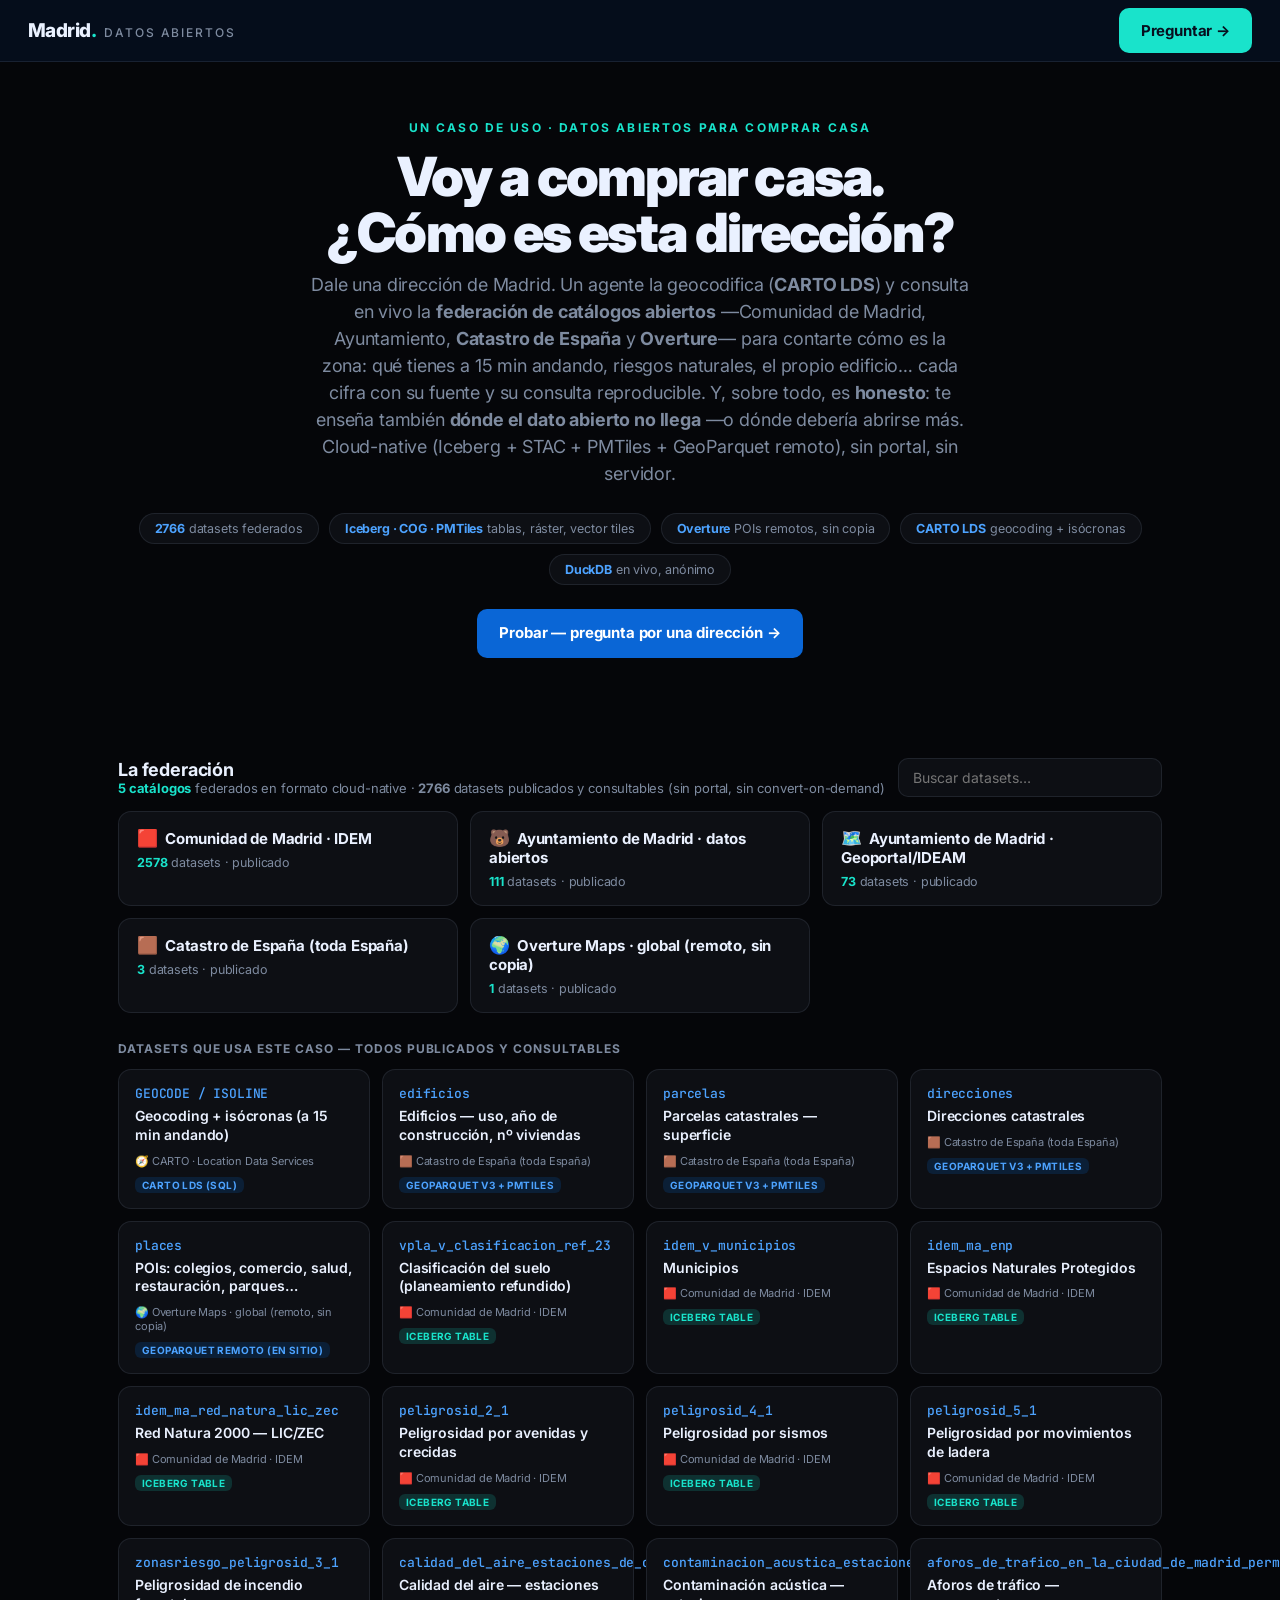
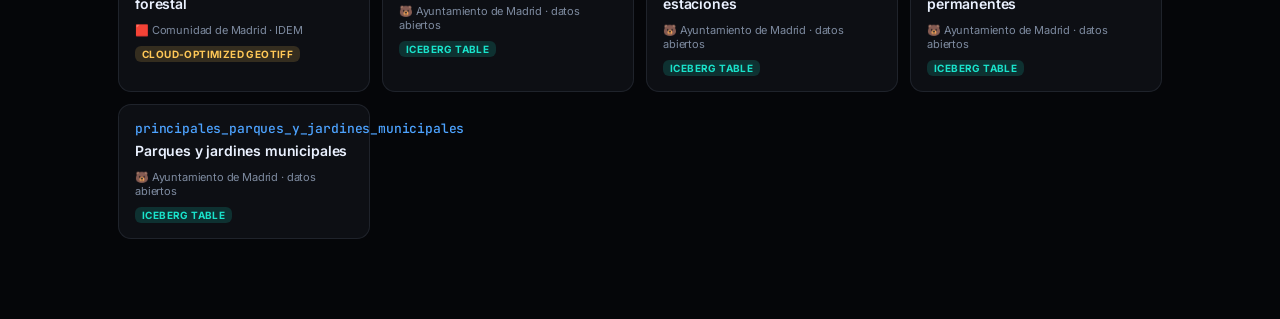
<file: index.html>
<!doctype html><meta charset="utf-8">
<title>¿Puedo construir aquí? · Madrid datos abiertos</title>
<meta http-equiv="refresh" content="0; url=webapp/index.html">
<link rel="canonical" href="webapp/index.html">
<p>Redirigiendo al demo… <a href="webapp/index.html">¿Puedo construir aquí?</a></p>
</file>
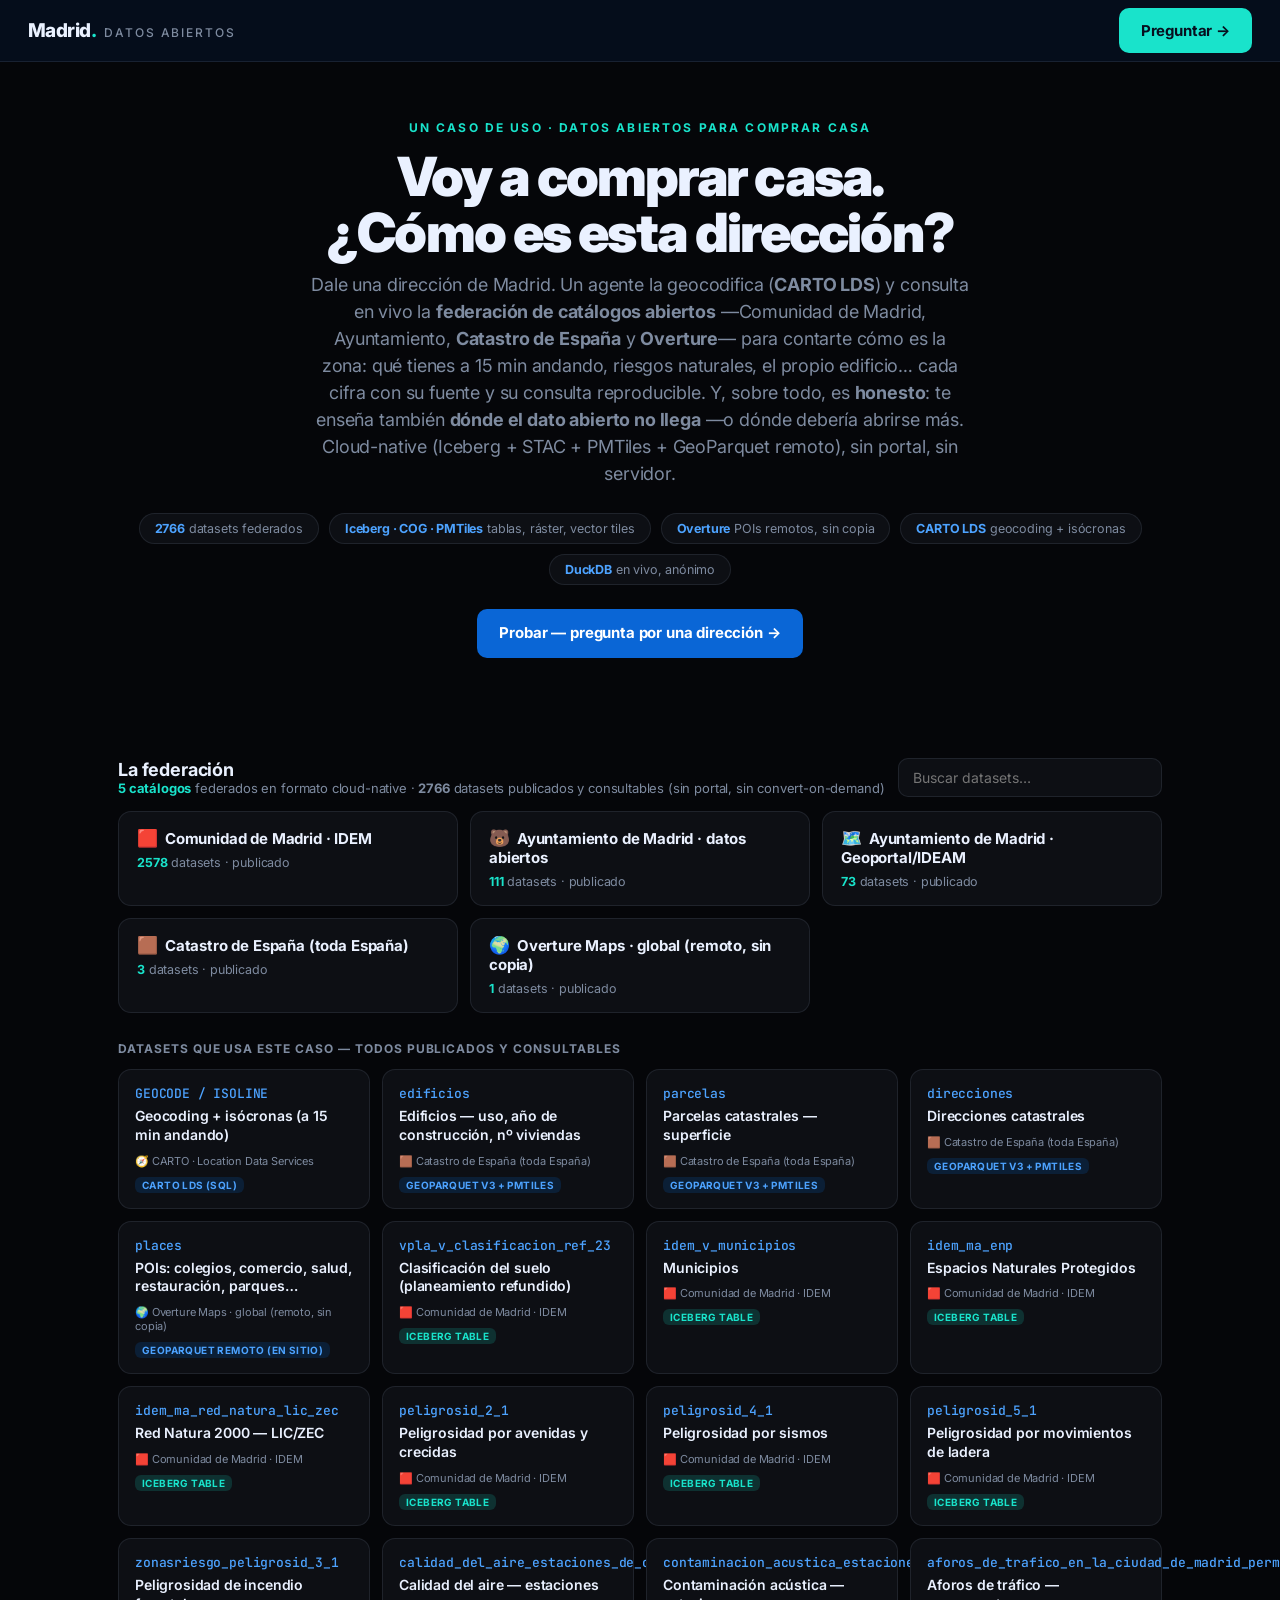
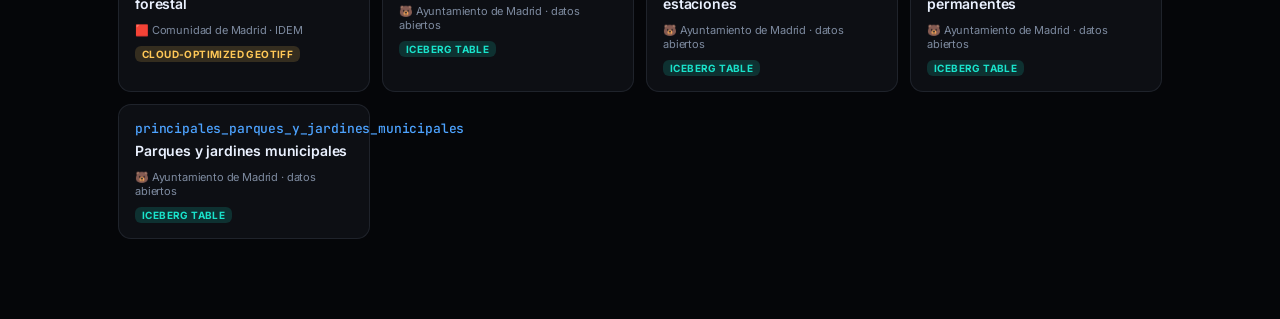
<file: webapp/index.html>
<!doctype html><html lang="es"><head>
<meta charset="utf-8"><meta name="viewport" content="width=device-width,initial-scale=1">
<title>Madrid · Datos abiertos — ¿Cómo es esta dirección?</title><link rel="stylesheet" href="style.css">
</head><body>
<div class="topbar">
  <span class="wm">Madrid<span class="dot">.</span><span class="sub">Datos abiertos</span></span>
  <a class="btn cyan" href="app.html">Preguntar →</a>
</div>

<div class="hero">
  <div class="kick">Un caso de uso · datos abiertos para comprar casa</div>
  <h1>Voy a comprar casa.<br>¿Cómo es esta dirección?</h1>
  <p>Dale una dirección de Madrid. Un agente la geocodifica (<b>CARTO LDS</b>) y consulta en vivo la
     <b>federación de catálogos abiertos</b> —Comunidad de Madrid, Ayuntamiento, <b>Catastro de España</b> y
     <b>Overture</b>— para contarte cómo es la zona: qué tienes a 15 min andando, riesgos naturales, el propio
     edificio… cada cifra con su fuente y su consulta reproducible. Y, sobre todo, es <b>honesto</b>: te enseña
     también <b>dónde el dato abierto no llega</b> —o dónde debería abrirse más. Cloud-native (Iceberg + STAC +
     PMTiles + GeoParquet remoto), sin portal, sin servidor.</p>
  <div class="pills" id="pills"></div>
  <p style="margin-top:24px"><a class="btn" href="app.html">Probar — pregunta por una dirección →</a></p>
</div>

<div class="catwrap">
  <div class="catbar">
    <div><h2>La federación</h2><div class="meta" id="meta">cargando…</div></div>
    <input class="search" id="search" placeholder="Buscar datasets…">
  </div>
  <div class="pubs" id="pubs"></div>
  <h3 class="sec2">Datasets que usa este caso — todos publicados y consultables</h3>
  <div class="grid" id="grid"></div>
</div>

<script>
let DATA=[];
const STY={iceberg:'background:rgba(22,224,200,.16);color:var(--cyan)',
           raster:'background:rgba(255,200,87,.16);color:var(--amber)',
           remote:'background:rgba(3,111,226,.16);color:var(--blue)'};
fetch('data/catalog.json').then(r=>r.json()).then(d=>{
  DATA=d.datasets;
  document.getElementById('meta').innerHTML=`<b style="color:var(--cyan)">${d.publishers.length} catálogos</b> federados en formato cloud-native · <b>${d.total.toLocaleString('es')}</b> datasets publicados y consultables (sin portal, sin convert-on-demand)`;
  const pp=document.getElementById('pubs');
  d.publishers.forEach(p=>{
    const e=document.createElement('div');e.className='pubcard';
    e.innerHTML=`<div class="pn"><span class="pf">${p.flag}</span>${p.publisher}</div>
      <div class="pm"><b>${p.n.toLocaleString('es')}</b> datasets · publicado</div>`;pp.appendChild(e);});
  const pl=document.getElementById('pills');
  [[d.total.toLocaleString('es'),'datasets federados'],['Iceberg · COG · PMTiles','tablas, ráster, vector tiles'],
   ['Overture','POIs remotos, sin copia'],['CARTO LDS','geocoding + isócronas'],['DuckDB','en vivo, anónimo']].forEach(([b,t])=>{
    const e=document.createElement('div');e.className='pill';e.innerHTML=`<b>${b}</b> ${t}`;pl.appendChild(e);});
  render('');
});
document.getElementById('search').oninput=e=>render(e.target.value.toLowerCase());
function match(d,q){return !q||((d.id||'')+(d.title||'')+(d.publisher||'')+(d.representation||'')).toLowerCase().includes(q);}
function render(q){
  const g=document.getElementById('grid');g.innerHTML='';
  DATA.filter(d=>match(d,q)).forEach(d=>{
    const c=document.createElement('div');c.className='card';
    c.innerHTML=`<div class="id">${d.id}</div><div class="ti">${d.title||''}</div>
      <div class="pub">${d.flag} ${d.publisher}</div>
      <div class="row"><span class="tag" style="${STY[d.kind]||''}">${d.representation}</span></div>`;
    g.appendChild(c);});
}
</script></body></html>
</file>
<file: webapp/style.css>
@import url('https://fonts.googleapis.com/css2?family=Inter:wght@400;500;600;700;800;900&family=JetBrains+Mono:wght@400;500&display=swap');
:root{
  --navy:#050609; --navy2:#0d0f14; --panel:#070809; --ink:#EAF1FF; --muted:#7E8BA0;
  --blue:#4DA3FF; --blue2:#0A66D6; --cyan:#19E3CB; --amber:#FFC857; --red:#FF6B6B;
  --line:rgba(125,139,160,.16);
}
*{box-sizing:border-box} html,body{margin:0;height:100%}
body{font-family:Inter,system-ui,Arial,sans-serif;background:var(--navy);color:var(--ink);
  -webkit-font-smoothing:antialiased;letter-spacing:-.01em}
a{color:var(--cyan);text-decoration:none}
.wm{font-weight:800;letter-spacing:-.03em;font-size:19px}
.wm .dot{color:var(--cyan)} .wm .sub{color:var(--muted);font-weight:500;font-size:12px;letter-spacing:.16em;text-transform:uppercase;margin-left:8px}
.btn{display:inline-flex;align-items:center;gap:8px;background:var(--blue2);color:#fff;font-weight:700;
  border:0;border-radius:10px;padding:13px 22px;font-size:15px;cursor:pointer;transition:.15s}
.btn:hover{background:var(--blue)} .btn.cyan{background:var(--cyan);color:#07101F}

/* ---- landing ---- */
.topbar{position:fixed;top:0;left:0;right:0;height:62px;display:flex;align-items:center;justify-content:space-between;
  padding:0 28px;background:rgba(7,16,31,.85);backdrop-filter:blur(10px);border-bottom:1px solid var(--line);z-index:20}
.hero{max-width:1100px;margin:0 auto;padding:120px 28px 30px;text-align:center}
.kick{color:var(--cyan);font-weight:700;letter-spacing:.18em;text-transform:uppercase;font-size:12px}
.hero h1{font-size:54px;font-weight:900;line-height:1.04;letter-spacing:-.035em;margin:14px 0 10px}
.hero p{color:var(--muted);font-size:18px;max-width:60ch;margin:0 auto 26px;line-height:1.5}
.pills{display:flex;gap:10px;justify-content:center;flex-wrap:wrap;margin-bottom:8px}
.pill{background:var(--navy2);border:1px solid var(--line);border-radius:999px;padding:7px 15px;font-size:12.5px;color:var(--muted)}
.pill b{color:var(--blue)}
.catwrap{max-width:1100px;margin:0 auto;padding:18px 28px 80px}
.catbar{display:flex;align-items:center;justify-content:space-between;gap:14px;margin:26px 0 14px}
.catbar h2{font-size:18px;margin:0} .catbar .meta{color:var(--muted);font-size:13px}
.search{flex:1;max-width:340px;background:var(--navy2);border:1px solid var(--line);border-radius:10px;
  padding:10px 14px;color:var(--ink);font-size:14px;font-family:inherit}
.grid{display:grid;grid-template-columns:repeat(auto-fill,minmax(250px,1fr));gap:12px}
.card{background:var(--navy2);border:1px solid var(--line);border-radius:13px;padding:15px 16px}
.card .id{font-family:'JetBrains Mono',monospace;font-size:13px;color:var(--blue);font-weight:500}
.card .ti{font-size:13px;color:var(--ink);margin:5px 0 9px;line-height:1.35;min-height:34px}
.card .row{display:flex;align-items:center;gap:7px;flex-wrap:wrap}
.tag{font-size:10px;letter-spacing:.04em;text-transform:uppercase;border-radius:6px;padding:2px 7px;font-weight:700}
.tag.mat{background:rgba(22,224,200,.16);color:var(--cyan)} .tag.cat{background:rgba(138,160,189,.14);color:var(--muted)}
.tag.coll{background:rgba(3,111,226,.16);color:var(--blue)}
/* federation home listing */
.pubs{display:grid;grid-template-columns:repeat(3,1fr);gap:12px;margin:8px 0 28px}
.pubcard{background:var(--navy2);border:1px solid var(--line);border-radius:13px;padding:16px 18px}
.pubcard .pn{font-size:15px;font-weight:700} .pubcard .pf{font-size:17px;margin-right:7px}
.pubcard .pm{color:var(--muted);font-size:12.5px;margin-top:7px} .pubcard .pm b{color:var(--cyan)}
.sec2{font-size:12px;letter-spacing:.08em;text-transform:uppercase;color:var(--muted);margin:26px 0 13px;font-weight:700}
.card .ti{min-height:0;font-size:14px;font-weight:600}
.card .pub{font-size:11px;color:var(--muted);margin:6px 0 9px}
.chips2{display:flex;flex-wrap:wrap;gap:7px}
.chip2{font-family:'JetBrains Mono',monospace;font-size:11.5px;color:var(--muted);background:var(--navy2);border:1px solid var(--line);border-radius:7px;padding:5px 10px;cursor:default}
.chip2:hover{color:var(--ink);border-color:var(--cyan)}

/* ---- app (map + chat) ---- */
.app{display:flex;height:100vh}
.chat{width:430px;min-width:430px;display:flex;flex-direction:column;background:var(--panel);border-right:1px solid var(--line)}
.chat .head{padding:16px 20px;border-bottom:1px solid var(--line);display:flex;align-items:center;justify-content:space-between}
.chat .msgs{flex:1;overflow:auto;padding:18px 18px 8px}
.msg{margin:0 0 14px;font-size:14px;line-height:1.5;animation:fade .35s ease}
@keyframes fade{from{opacity:0;transform:translateY(6px)}to{opacity:1;transform:none}}
.msg.user{text-align:right} .msg.user .b{background:var(--blue2);color:#fff;border-radius:14px 14px 4px 14px}
.msg.agent{display:flex;gap:9px;align-items:flex-start}
.av{flex:none;width:24px;height:24px;border-radius:50%;background:radial-gradient(circle at 32% 30%,#1c3e60,#0a1828);
  border:1px solid rgba(77,163,255,.45);color:var(--blue);font-size:12px;font-weight:700;display:flex;align-items:center;justify-content:center;margin-top:2px}
.msg .b{display:inline-block;max-width:90%;text-align:left;background:#10141c;border:1px solid var(--line);
  border-radius:4px 14px 14px 14px;padding:11px 15px;color:var(--ink)}
.msg .b b{color:#fff}  /* agent emphasis = white (its voice), not cyan */
.src{display:inline-block;margin-top:7px;font-size:10.5px;font-family:'JetBrains Mono',monospace;color:var(--muted);
  background:rgba(138,160,189,.10);border:1px solid var(--line);border-radius:6px;padding:2px 8px}
.src:before{content:'◆ ';color:var(--cyan)}
.stat{margin-top:8px;background:#0b1730;border:1px solid var(--line);border-left:3px solid var(--cyan);border-radius:8px;padding:9px 12px}
.stat .l{font-size:10px;letter-spacing:.08em;text-transform:uppercase;color:var(--muted)}
.stat .v{font-size:14px;font-weight:700;color:var(--ink);margin:1px 0 3px}
.stat .s{font-size:10.5px;font-family:'JetBrains Mono',monospace;color:var(--blue)}
.typing{color:var(--muted);font-size:13px;font-style:italic;padding:0 4px 12px}
.compose{padding:14px;border-top:1px solid var(--line)}
.compose form{display:flex;gap:8px}
.compose input{flex:1;background:var(--navy2);border:1px solid var(--line);border-radius:10px;padding:12px 14px;color:var(--ink);font-size:14px;font-family:inherit}
.chips{display:flex;gap:7px;flex-wrap:wrap;margin-bottom:10px}
.chip{font-size:12px;color:var(--blue);background:rgba(3,111,226,.12);border:1px solid var(--line);border-radius:999px;padding:6px 12px;cursor:pointer}
.chip:hover{background:rgba(3,111,226,.22)}
#map{flex:1;height:100vh}
.footer-note{position:absolute;bottom:14px;left:446px;z-index:5;font-size:11px;color:var(--muted);
  background:rgba(7,16,31,.7);border:1px solid var(--line);border-radius:8px;padding:6px 11px;backdrop-filter:blur(6px)}
.footer-note b{color:var(--cyan)}

/* internal work — dim, monospace, recedes behind the agent's voice */
.tool{margin:2px 0 11px 33px;font-family:'JetBrains Mono',monospace;font-size:11px;line-height:1.55;
  background:#070809;border:1px solid var(--line);border-left:2px solid #2b3645;border-radius:7px;padding:8px 11px;animation:fade .3s}
.tool .cmd{color:#8094ac;word-break:break-word;cursor:pointer;display:flex;justify-content:space-between;gap:8px;align-items:center}
.tool .ttag{font-size:9px;letter-spacing:.12em;text-transform:uppercase;color:#5d7a9e;border:1px solid var(--line);border-radius:4px;padding:1px 6px;margin-right:8px;flex:none}
.tool .chev{color:#5d7a9e;font-size:10px;transition:transform .15s;flex:none}
.tool.open .chev{transform:rotate(180deg)}
.tool .sql{display:none;white-space:pre-wrap;margin:8px 0 4px;padding:9px 10px;background:#04060a;border:1px solid var(--line);
  border-radius:6px;color:#7f93ad;font-size:10.5px;line-height:1.5;overflow-x:auto}
.tool.open .sql{display:block}
.tool .res{color:var(--muted);margin-top:4px;white-space:pre-line} .tool .res:before{content:'→ ';color:#5d7a9e;font-weight:700}
.cur{display:inline-block;width:7px;height:14px;background:var(--cyan);margin-left:1px;vertical-align:-2px;animation:blink 1s steps(2) infinite}
@keyframes blink{50%{opacity:0}}
/* map callouts */
.callout{font:600 11px Inter;color:#fff;background:rgba(5,6,9,.82);border:1px solid var(--cyan);
  border-radius:7px;padding:4px 9px;white-space:nowrap;box-shadow:0 2px 10px rgba(0,0,0,.5);backdrop-filter:blur(4px)}
.callout.amber{border-color:var(--amber)} .callout.green{border-color:#39d98a} .callout.cyan{border-color:var(--cyan)} .callout.red{border-color:var(--red)}
.callout:after{content:'';position:absolute;left:50%;top:100%;transform:translateX(-50%);border:5px solid transparent;border-top-color:rgba(5,6,9,.82)}
/* pace control */
.pace{display:flex;gap:4px;align-items:center} .pace b{font-size:10px;color:var(--muted);letter-spacing:.08em;text-transform:uppercase;margin-right:2px}
.pace button{background:var(--navy2);border:1px solid var(--line);color:var(--muted);border-radius:6px;padding:3px 8px;font-size:11px;cursor:pointer;font-family:inherit}
.pace button.on{background:rgba(25,227,203,.16);color:var(--cyan);border-color:var(--cyan)}
/* verdict / risk card */
.assess{margin:4px 0 16px;background:linear-gradient(180deg,#0c1c34,#0b1730);border:1px solid var(--line);border-radius:14px;padding:16px 17px;animation:fade .4s}
.assess .vh{font-size:11px;letter-spacing:.14em;text-transform:uppercase;color:var(--muted);font-weight:700}
.assess .vd{font-size:17px;font-weight:800;margin:3px 0 11px;line-height:1.2}
.factor{display:flex;align-items:center;gap:10px;font-size:13px;padding:7px 0;border-top:1px solid rgba(138,160,189,.12)}
.factor .fl{flex:1;color:var(--muted)} .factor .fv{color:var(--ink);font-weight:600;text-align:right}
.factor .d{width:9px;height:9px;border-radius:50%;flex:none}
.d.good{background:var(--cyan);box-shadow:0 0 8px var(--cyan)} .d.risk{background:var(--amber);box-shadow:0 0 8px var(--amber)}
.flag{margin-top:13px;background:rgba(255,200,87,.10);border:1px solid rgba(255,200,87,.35);border-radius:9px;padding:10px 12px;font-size:12.5px;color:#FFE3A8;line-height:1.45}
.flag:before{content:'⚠  ';font-weight:800}
.assess .note{margin-top:11px;font-size:11px;color:var(--muted);line-height:1.5;border-top:1px solid rgba(138,160,189,.15);padding-top:10px}
.assess .note b{color:var(--cyan)}
/* coverage panel: what open data answers vs gaps */
.cov{display:grid;grid-template-columns:1fr 1fr;gap:14px;margin-top:8px}
@media(max-width:520px){.cov{grid-template-columns:1fr}}
.covcol{min-width:0}
.covh{font-size:11px;font-weight:700;letter-spacing:.04em;margin-bottom:8px}
.covh.ok{color:var(--cyan)} .covh.gap{color:var(--amber)}
.covi{display:flex;gap:8px;font-size:12px;color:var(--muted);line-height:1.4;padding:5px 0;border-top:1px solid rgba(138,160,189,.10)}
.covi .cd{width:7px;height:7px;border-radius:50%;flex:none;margin-top:5px}
.cd.ok{background:var(--cyan)} .cd.gap{background:var(--amber)}
.covi b{color:var(--ink);font-weight:600}
</file>
